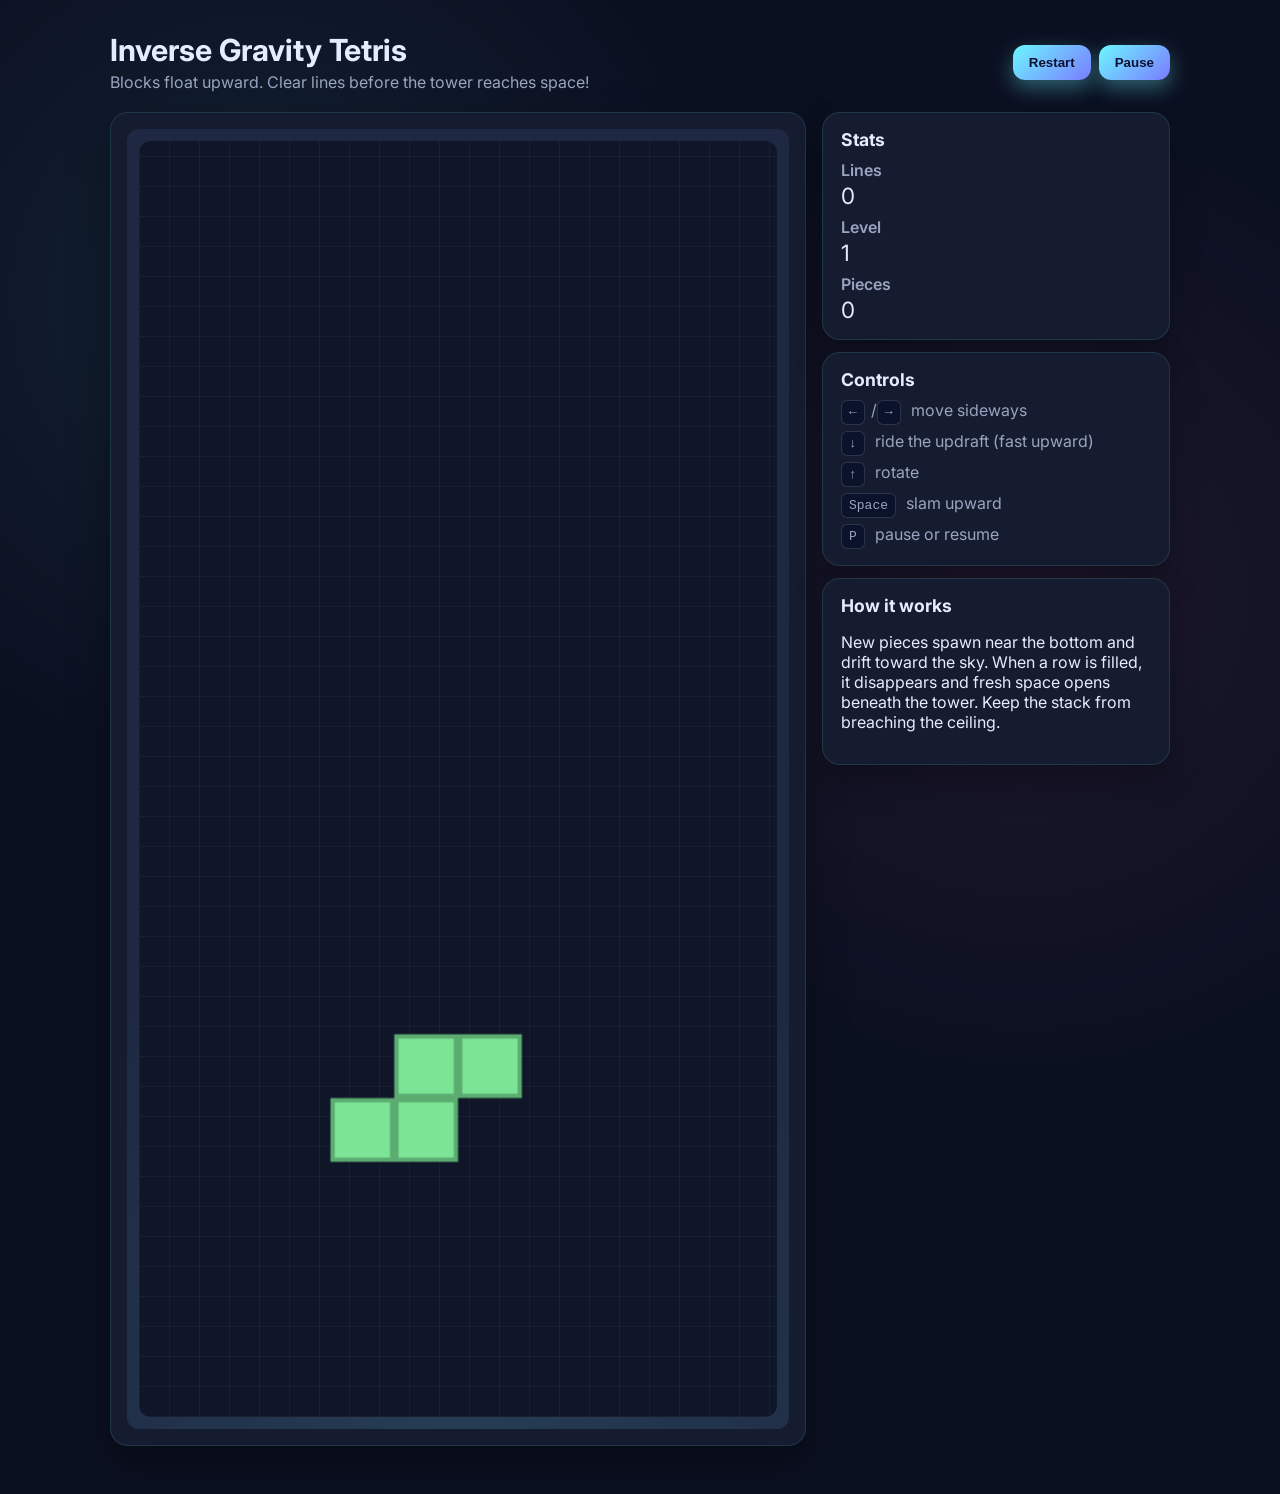
<file: index.html>
<!doctype html>
<html lang="en">
<head>
  <meta charset="UTF-8" />
  <meta name="viewport" content="width=device-width, initial-scale=1.0" />
  <title>Inverse Gravity Tetris</title>
  <link rel="stylesheet" href="style.css" />
</head>
<body>
  <div class="page">
    <header>
      <div>
        <h1>Inverse Gravity Tetris</h1>
        <p class="tagline">Blocks float upward. Clear lines before the tower reaches space!</p>
      </div>
      <div class="cta">
        <button id="restart">Restart</button>
        <button id="pause">Pause</button>
      </div>
    </header>

    <main class="layout">
      <section class="board-card">
        <div class="canvas-wrap">
          <canvas id="board" width="300" height="600" aria-label="Game board"></canvas>
          <div class="status" id="status"></div>
        </div>
      </section>
      <section class="sidebar">
        <div class="panel">
          <h2>Stats</h2>
          <dl>
            <div>
              <dt>Lines</dt>
              <dd id="lines">0</dd>
            </div>
            <div>
              <dt>Level</dt>
              <dd id="level">1</dd>
            </div>
            <div>
              <dt>Pieces</dt>
              <dd id="pieces">0</dd>
            </div>
          </dl>
        </div>
        <div class="panel">
          <h2>Controls</h2>
          <ul class="controls">
            <li><kbd>←</kbd>/<kbd>→</kbd> move sideways</li>
            <li><kbd>↓</kbd> ride the updraft (fast upward)</li>
            <li><kbd>↑</kbd> rotate</li>
            <li><kbd>Space</kbd> slam upward</li>
            <li><kbd>P</kbd> pause or resume</li>
          </ul>
        </div>
        <div class="panel">
          <h2>How it works</h2>
          <p>
            New pieces spawn near the bottom and drift toward the sky. When a row is filled, it
            disappears and fresh space opens beneath the tower. Keep the stack from breaching the
            ceiling.
          </p>
        </div>
      </section>
    </main>
  </div>
  <script src="main.js"></script>
</body>
</html>
</file>
<file: style.css>
@import url('https://fonts.googleapis.com/css2?family=Inter:wght@400;600&display=swap');

:root {
  --bg: #0b1021;
  --panel: #161c30;
  --accent: #6cf6ff;
  --text: #e6ecff;
  --muted: #9aa4bf;
  --grid: #1e2842;
}

* {
  box-sizing: border-box;
}

body {
  margin: 0;
  min-height: 100vh;
  font-family: 'Inter', system-ui, -apple-system, sans-serif;
  background: radial-gradient(circle at 20% 20%, rgba(108, 246, 255, 0.08), transparent 30%),
    radial-gradient(circle at 80% 40%, rgba(255, 107, 181, 0.08), transparent 35%),
    var(--bg);
  color: var(--text);
}

.page {
  max-width: 1100px;
  margin: 0 auto;
  padding: 32px 20px 48px;
}

header {
  display: flex;
  align-items: center;
  justify-content: space-between;
  gap: 16px;
  flex-wrap: wrap;
  margin-bottom: 20px;
}

h1 {
  margin: 0;
  font-size: 1.9rem;
}

.tagline {
  margin: 4px 0 0;
  color: var(--muted);
}

.cta {
  display: flex;
  gap: 8px;
}

button {
  background: linear-gradient(135deg, #6cf6ff, #7b7bff);
  border: none;
  color: #0c1130;
  font-weight: 700;
  padding: 10px 16px;
  border-radius: 12px;
  box-shadow: 0 8px 20px rgba(108, 246, 255, 0.35);
  cursor: pointer;
  transition: transform 0.12s ease, box-shadow 0.12s ease;
}

button:hover {
  transform: translateY(-1px);
  box-shadow: 0 10px 24px rgba(108, 246, 255, 0.45);
}

button:active {
  transform: translateY(0);
}

.layout {
  display: grid;
  grid-template-columns: 2fr 1fr;
  gap: 16px;
}

.board-card {
  background: var(--panel);
  border: 1px solid rgba(108, 246, 255, 0.12);
  border-radius: 18px;
  padding: 16px;
  box-shadow: 0 18px 40px rgba(0, 0, 0, 0.35);
}

.canvas-wrap {
  position: relative;
  background: radial-gradient(circle at 50% 100%, rgba(108, 246, 255, 0.1), transparent 40%),
    var(--grid);
  border-radius: 12px;
  padding: 12px;
}

canvas {
  display: block;
  width: 100%;
  height: auto;
  border-radius: 12px;
  background: repeating-linear-gradient(
      0deg,
      rgba(255, 255, 255, 0.04) 0,
      rgba(255, 255, 255, 0.04) 1px,
      transparent 1px,
      transparent 30px
    ),
    repeating-linear-gradient(
      90deg,
      rgba(255, 255, 255, 0.04) 0,
      rgba(255, 255, 255, 0.04) 1px,
      transparent 1px,
      transparent 30px
    ),
    #0f1627;
}

.status {
  position: absolute;
  inset: 12px;
  border-radius: 12px;
  display: none;
  align-items: center;
  justify-content: center;
  background: rgba(12, 17, 48, 0.75);
  color: #e6ecff;
  font-size: 1.4rem;
  font-weight: 700;
  text-align: center;
  backdrop-filter: blur(5px);
}

.status.show {
  display: flex;
}

.sidebar {
  display: flex;
  flex-direction: column;
  gap: 12px;
}

.panel {
  background: var(--panel);
  border-radius: 18px;
  padding: 16px 18px;
  border: 1px solid rgba(108, 246, 255, 0.12);
  box-shadow: 0 16px 32px rgba(0, 0, 0, 0.28);
}

.panel h2 {
  margin: 0 0 10px;
  font-size: 1.1rem;
}

dl {
  margin: 0;
  display: grid;
  gap: 8px;
}

 dt {
  color: var(--muted);
  font-weight: 600;
}

dd {
  margin: 2px 0 0;
  font-size: 1.4rem;
}

.controls {
  list-style: none;
  margin: 0;
  padding: 0;
  display: grid;
  gap: 6px;
  color: var(--muted);
}

kbd {
  display: inline-block;
  padding: 4px 7px;
  background: #0b132a;
  border-radius: 6px;
  border: 1px solid rgba(230, 236, 255, 0.15);
  margin-right: 6px;
}

@media (max-width: 900px) {
  .layout {
    grid-template-columns: 1fr;
  }
}

@media (max-width: 540px) {
  header {
    flex-direction: column;
    align-items: flex-start;
  }

  canvas {
    height: 70vh;
  }
}
</file>
